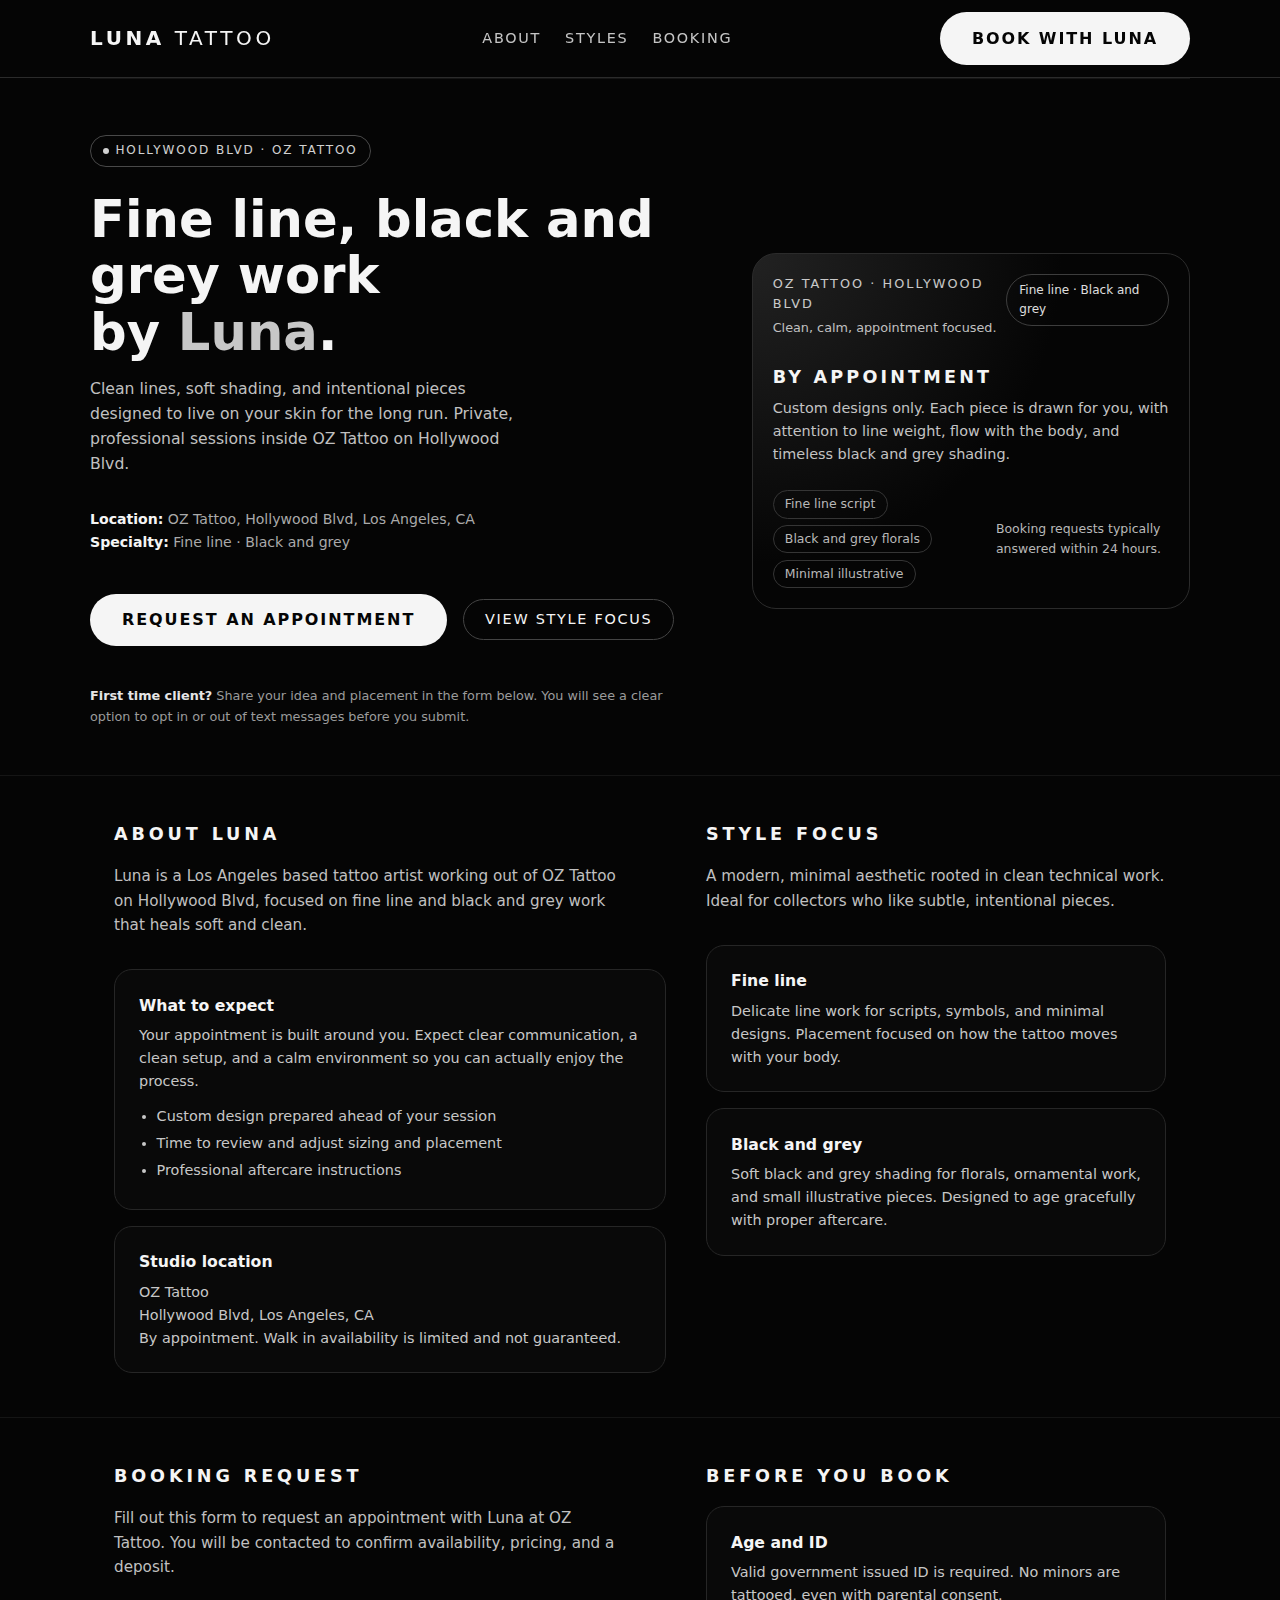
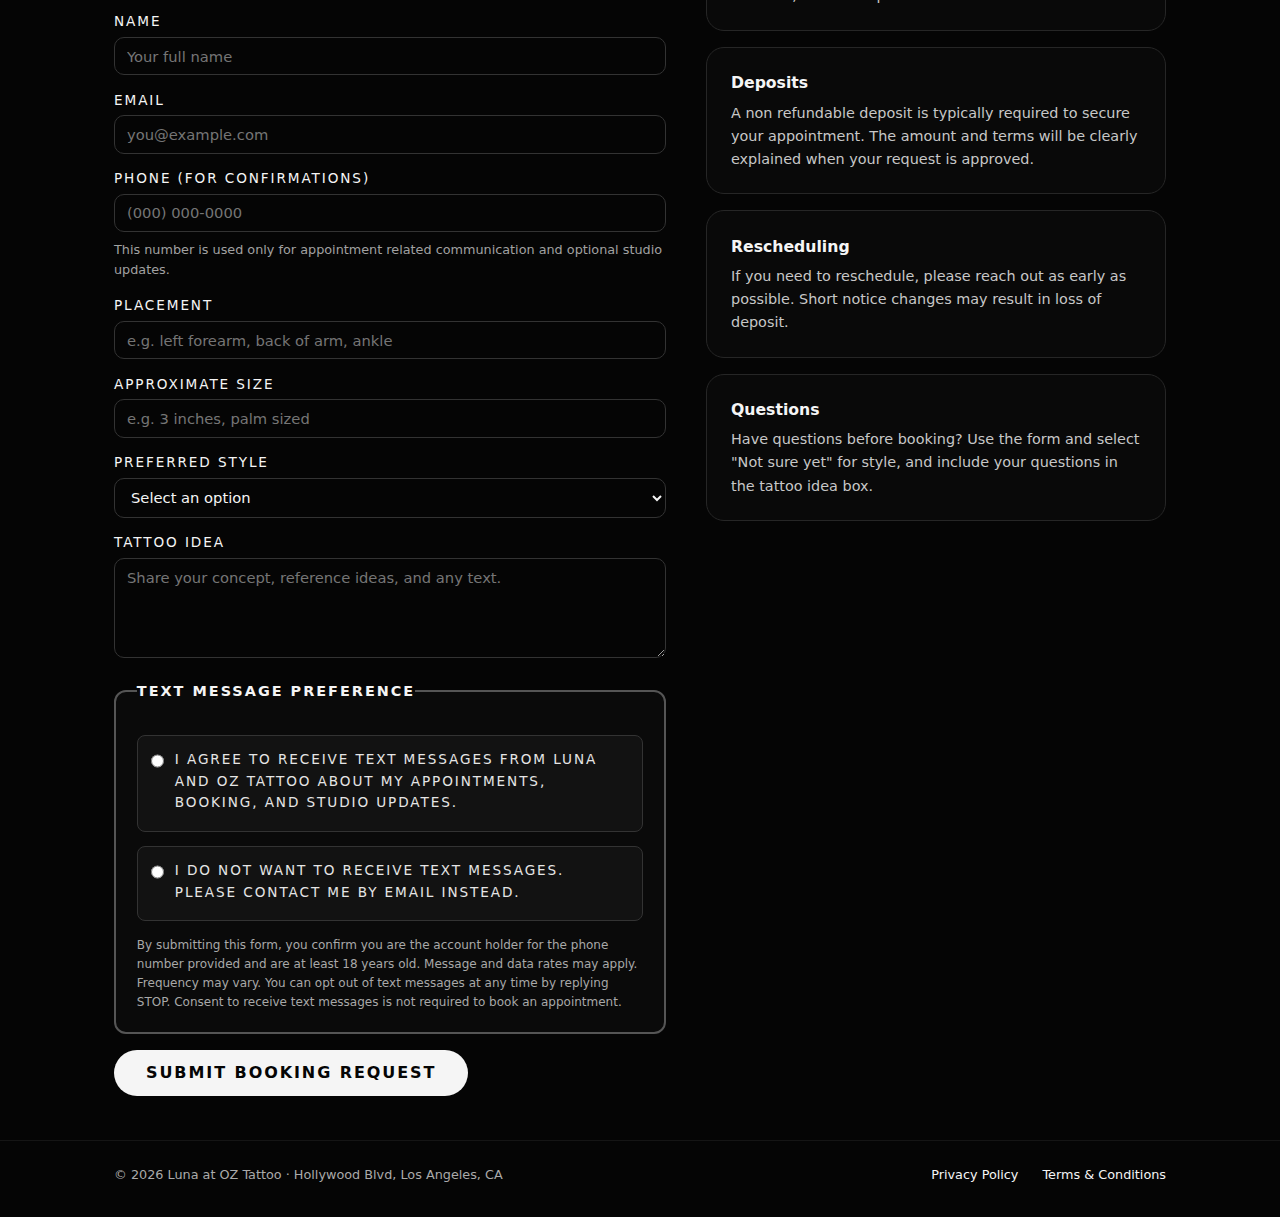
<file: index.html>
<!DOCTYPE html>
<html lang="en">
<head>
  <meta charset="UTF-8">
  <title>Luna - Fine Line, Black and Grey Tattoos | OZ Tattoo Hollywood Blvd</title>
  <meta name="viewport" content="width=device-width, initial-scale=1">

  <style>
    * {
      box-sizing: border-box;
      margin: 0;
      padding: 0;
      font-family: system-ui, -apple-system, BlinkMacSystemFont, "Segoe UI", sans-serif;
    }

    body {
      background-color: #050505;
      color: #f5f5f5;
      line-height: 1.6;
    }

    a {
      color: #f5f5f5;
      text-decoration: none;
    }

    a:hover {
      text-decoration: underline;
    }

    header {
      border-bottom: 1px solid #2b2b2b;
      position: sticky;
      top: 0;
      z-index: 10;
      background: rgba(5, 5, 5, 0.95);
      backdrop-filter: blur(6px);
    }

    .container {
      width: 100%;
      max-width: 1100px;
      margin: 0 auto;
      padding: 0 1.5rem;
    }

    .nav {
      display: flex;
      justify-content: space-between;
      align-items: center;
      padding: 0.75rem 0;
    }

    .logo {
      font-size: 1.25rem;
      letter-spacing: 0.18em;
      text-transform: uppercase;
      font-weight: 500;
    }

    .logo span {
      font-weight: 700;
    }

    nav ul {
      list-style: none;
      display: flex;
      gap: 1.5rem;
      font-size: 0.9rem;
      text-transform: uppercase;
      letter-spacing: 0.12em;
    }

    nav ul li a {
      opacity: 0.8;
    }

    nav ul li a:hover {
      opacity: 1;
    }

    .btn-primary {
      background: #f5f5f5;
      color: #050505;
      padding: 0.85rem 2rem;
      border-radius: 999px;
      border: none;
      font-size: 1rem;
      text-transform: uppercase;
      letter-spacing: 0.12em;
      cursor: pointer;
      font-weight: 600;
    }

    .btn-primary:hover {
      background: #dddddd;
      transform: translateY(-1px);
      box-shadow: 0 4px 12px rgba(255, 255, 255, 0.1);
    }

    /* Hero */
    .hero {
      padding: 3.5rem 0 3rem 0;
      display: grid;
      grid-template-columns: minmax(0, 1.4fr) minmax(0, 1fr);
      gap: 3rem;
      align-items: center;
    }

    .hero-badge {
      display: inline-flex;
      align-items: center;
      gap: 0.4rem;
      font-size: 0.75rem;
      text-transform: uppercase;
      letter-spacing: 0.16em;
      padding: 0.35rem 0.75rem;
      border-radius: 999px;
      border: 1px solid #555;
      margin-bottom: 1.5rem;
      opacity: 0.85;
    }

    .hero-badge-dot {
      width: 6px;
      height: 6px;
      border-radius: 999px;
      background: #f5f5f5;
    }

    .hero h1 {
      font-size: clamp(2.3rem, 4vw, 3.2rem);
      margin-bottom: 1rem;
      line-height: 1.1;
    }

    .hero h1 span {
      color: #c7c7c7;
    }

    .hero-subtitle {
      max-width: 28rem;
      color: #c0c0c0;
      font-size: 0.98rem;
      margin-bottom: 2rem;
    }

    .hero-meta {
      font-size: 0.88rem;
      color: #aaaaaa;
      margin-bottom: 2.5rem;
    }

    .hero-meta strong {
      color: #f5f5f5;
    }

    .hero-actions {
      display: flex;
      flex-wrap: wrap;
      gap: 0.75rem 1rem;
      align-items: center;
      margin-bottom: 2.5rem;
    }

    .ghost-btn {
      border-radius: 999px;
      padding: 0.5rem 1.3rem;
      border: 1px solid #444;
      background: transparent;
      color: #f5f5f5;
      font-size: 0.9rem;
      text-transform: uppercase;
      letter-spacing: 0.12em;
      cursor: pointer;
    }

    .ghost-btn:hover {
      background: #181818;
    }

    .hero-note {
      font-size: 0.8rem;
      color: #9b9b9b;
    }

    .hero-note span {
      font-weight: 600;
      color: #e5e5e5;
    }

    .hero-image {
      border-radius: 24px;
      border: 1px solid #2b2b2b;
      padding: 1.25rem;
      background: radial-gradient(circle at top left, #222 0, #050505 55%);
      min-height: 260px;
      display: flex;
      flex-direction: column;
      justify-content: space-between;
    }

    .hero-image-header {
      display: flex;
      justify-content: space-between;
      align-items: flex-start;
      margin-bottom: 1.5rem;
    }

    .hero-tag {
      font-size: 0.8rem;
      text-transform: uppercase;
      letter-spacing: 0.16em;
      opacity: 0.8;
    }

    .hero-label {
      border-radius: 999px;
      border: 1px solid #444;
      padding: 0.35rem 0.8rem;
      font-size: 0.75rem;
      opacity: 0.9;
    }

    .hero-image-main {
      margin-bottom: 1.5rem;
    }

    .hero-image-main h2 {
      font-size: 1.1rem;
      text-transform: uppercase;
      letter-spacing: 0.18em;
      margin-bottom: 0.4rem;
    }

    .hero-image-main p {
      font-size: 0.9rem;
      color: #c3c3c3;
    }

    .hero-image-footer {
      display: flex;
      justify-content: space-between;
      align-items: center;
      font-size: 0.78rem;
      color: #b8b8b8;
    }

    .pill-list {
      display: flex;
      gap: 0.4rem;
      flex-wrap: wrap;
    }

    .pill {
      border-radius: 999px;
      border: 1px solid #353535;
      padding: 0.2rem 0.7rem;
    }

    /* Sections */
    section {
      padding: 2.75rem 0;
      border-top: 1px solid #151515;
    }

    .section-title {
      font-size: 1.1rem;
      text-transform: uppercase;
      letter-spacing: 0.22em;
      margin-bottom: 1rem;
    }

    .section-subtitle {
      font-size: 0.95rem;
      color: #c0c0c0;
      max-width: 32rem;
      margin-bottom: 2rem;
    }

    .two-col {
      display: grid;
      grid-template-columns: minmax(0, 1.2fr) minmax(0, 1fr);
      gap: 2.5rem;
      align-items: flex-start;
    }

    .card {
      border-radius: 18px;
      border: 1px solid #262626;
      padding: 1.4rem 1.5rem;
      background: #090909;
    }

    .card + .card {
      margin-top: 1rem;
    }

    .card h3 {
      font-size: 0.98rem;
      margin-bottom: 0.4rem;
    }

    .card p {
      font-size: 0.9rem;
      color: #c7c7c7;
    }

    .bullet-list {
      margin-top: 0.75rem;
      font-size: 0.9rem;
      color: #c7c7c7;
      padding-left: 1.1rem;
    }

    .bullet-list li {
      margin-bottom: 0.25rem;
    }

    /* Contact form */
    form label {
      display: block;
      font-size: 0.85rem;
      text-transform: uppercase;
      letter-spacing: 0.14em;
      margin-bottom: 0.25rem;
    }

    form input,
    form textarea,
    form select {
      width: 100%;
      padding: 0.6rem 0.75rem;
      border-radius: 10px;
      border: 1px solid #333;
      background: #050505;
      color: #f5f5f5;
      font-size: 0.92rem;
      margin-bottom: 0.9rem;
    }

    form textarea {
      resize: vertical;
      min-height: 100px;
    }

    form input:focus,
    form textarea:focus,
    form select:focus {
      outline: none;
      border-color: #888;
    }

    .small-note {
      font-size: 0.8rem;
      color: #a1a1a1;
      margin-top: -0.4rem;
      margin-bottom: 0.9rem;
    }

    .sms-options {
      margin-bottom: 1rem;
      padding: 1.2rem 1.3rem;
      border-radius: 12px;
      border: 2px solid #555;
      background: #0a0a0a;
    }

    .sms-options legend {
      font-size: 0.9rem;
      text-transform: uppercase;
      letter-spacing: 0.14em;
      margin-bottom: 0.8rem;
      color: #f5f5f5;
      font-weight: 600;
    }

    .sms-row {
      display: flex;
      align-items: flex-start;
      gap: 0.7rem;
      margin-bottom: 0.9rem;
      font-size: 0.95rem;
      padding: 0.8rem;
      border-radius: 8px;
      background: #121212;
      border: 1px solid #333;
    }

    .sms-row:hover {
      border-color: #666;
      background: #151515;
    }

    .sms-row input[type="radio"] {
      margin-top: 0.2rem;
      width: 18px;
      height: 18px;
      cursor: pointer;
    }

    .sms-row label {
      cursor: pointer;
      color: #e5e5e5;
    }

    .sms-disclaimer {
      font-size: 0.75rem;
      color: #a8a8a8;
      margin-top: 0.4rem;
    }

    footer {
      border-top: 1px solid #151515;
      padding: 1.5rem 0 2rem 0;
      font-size: 0.8rem;
      color: #aaaaaa;
    }

    .footer-content {
      display: flex;
      flex-wrap: wrap;
      justify-content: space-between;
      gap: 1rem;
      align-items: center;
    }

    .footer-links {
      display: flex;
      gap: 1.5rem;
      flex-wrap: wrap;
    }

    @media (max-width: 900px) {
      .hero,
      .two-col {
        grid-template-columns: minmax(0, 1fr);
      }

      .hero {
        padding-top: 2.5rem;
      }

      .hero-image {
        order: -1;
      }

      nav ul {
        display: none;
      }
    }
  </style>
</head>
<body>

  <header>
    <div class="container nav">
      <div class="logo"><span>Luna</span> Tattoo</div>
      <nav>
        <ul>
          <li><a href="#about">About</a></li>
          <li><a href="#styles">Styles</a></li>
          <li><a href="#booking">Booking</a></li>
        </ul>
      </nav>
      <a href="#booking" class="btn-primary">Book with Luna</a>
    </div>
  </header>

  <main>
    <section class="container hero" id="top">
      <div>
        <div class="hero-badge">
          <span class="hero-badge-dot"></span>
          Hollywood Blvd · OZ Tattoo
        </div>

        <h1>
          Fine line, black and grey work<br>
          by <span>Luna</span>.
        </h1>

        <p class="hero-subtitle">
          Clean lines, soft shading, and intentional pieces designed to live on your skin for the long run. 
          Private, professional sessions inside OZ Tattoo on Hollywood Blvd.
        </p>

        <p class="hero-meta">
          <strong>Location:</strong> OZ Tattoo, Hollywood Blvd, Los Angeles, CA<br>
          <strong>Specialty:</strong> Fine line · Black and grey
        </p>

        <div class="hero-actions">
          <a href="#booking" class="btn-primary">Request an appointment</a>
          <a href="#styles" class="ghost-btn">View style focus</a>
        </div>

        <p class="hero-note">
          <span>First time client?</span> Share your idea and placement in the form below. 
          You will see a clear option to opt in or out of text messages before you submit.
        </p>
      </div>

      <aside class="hero-image" aria-label="Luna tattoo studio preview">
        <div class="hero-image-header">
          <div>
            <p class="hero-tag">OZ Tattoo · Hollywood Blvd</p>
            <p style="font-size: 0.8rem; color: #c0c0c0; margin-top: 0.2rem;">
              Clean, calm, appointment focused.
            </p>
          </div>
          <div class="hero-label">Fine line · Black and grey</div>
        </div>

        <div class="hero-image-main">
          <h2>By appointment</h2>
          <p>
            Custom designs only. Each piece is drawn for you, with attention to line weight, 
            flow with the body, and timeless black and grey shading.
          </p>
        </div>

        <div class="hero-image-footer">
          <div class="pill-list">
            <span class="pill">Fine line script</span>
            <span class="pill">Black and grey florals</span>
            <span class="pill">Minimal illustrative</span>
          </div>
          <p>Booking requests typically answered within 24 hours.</p>
        </div>
      </aside>
    </section>

    <section id="about">
      <div class="container two-col">
        <div>
          <h2 class="section-title">About Luna</h2>
          <p class="section-subtitle">
            Luna is a Los Angeles based tattoo artist working out of OZ Tattoo on Hollywood Blvd, 
            focused on fine line and black and grey work that heals soft and clean.
          </p>

          <div class="card">
            <h3>What to expect</h3>
            <p>
              Your appointment is built around you. Expect clear communication, a clean setup, 
              and a calm environment so you can actually enjoy the process.
            </p>
            <ul class="bullet-list">
              <li>Custom design prepared ahead of your session</li>
              <li>Time to review and adjust sizing and placement</li>
              <li>Professional aftercare instructions</li>
            </ul>
          </div>

          <div class="card">
            <h3>Studio location</h3>
            <p>
              OZ Tattoo<br>
              Hollywood Blvd, Los Angeles, CA<br>
              By appointment. Walk in availability is limited and not guaranteed.
            </p>
          </div>
        </div>

        <div id="styles">
          <h2 class="section-title">Style focus</h2>
          <p class="section-subtitle">
            A modern, minimal aesthetic rooted in clean technical work. 
            Ideal for collectors who like subtle, intentional pieces.
          </p>

          <div class="card">
            <h3>Fine line</h3>
            <p>
              Delicate line work for scripts, symbols, and minimal designs. 
              Placement focused on how the tattoo moves with your body.
            </p>
          </div>

          <div class="card">
            <h3>Black and grey</h3>
            <p>
              Soft black and grey shading for florals, ornamental work, and small illustrative pieces. 
              Designed to age gracefully with proper aftercare.
            </p>
          </div>
        </div>
      </div>
    </section>

    <section id="booking">
      <div class="container two-col">
        <div>
          <h2 class="section-title">Booking request</h2>
          <p class="section-subtitle">
            Fill out this form to request an appointment with Luna at OZ Tattoo. 
            You will be contacted to confirm availability, pricing, and a deposit.
          </p>

          <form action="#" method="post">
            <!-- You can connect this form to your booking system, GHL, or email handler -->

            <label for="name">Name</label>
            <input id="name" name="name" type="text" required placeholder="Your full name">

            <label for="email">Email</label>
            <input id="email" name="email" type="email" required placeholder="you@example.com">

            <label for="phone">Phone (for confirmations)</label>
            <input id="phone" name="phone" type="tel" required placeholder="(000) 000-0000">
            <p class="small-note">
              This number is used only for appointment related communication and optional studio updates.
            </p>

            <label for="placement">Placement</label>
            <input id="placement" name="placement" type="text" required placeholder="e.g. left forearm, back of arm, ankle">

            <label for="size">Approximate size</label>
            <input id="size" name="size" type="text" required placeholder="e.g. 3 inches, palm sized">

            <label for="style">Preferred style</label>
            <select id="style" name="style" required>
              <option value="">Select an option</option>
              <option value="fine_line">Fine line</option>
              <option value="black_grey">Black and grey</option>
              <option value="both">Mix of both</option>
              <option value="unsure">Not sure yet</option>
            </select>

            <label for="idea">Tattoo idea</label>
            <textarea id="idea" name="idea" required placeholder="Share your concept, reference ideas, and any text."></textarea>

            <fieldset class="sms-options">
              <legend>Text message preference</legend>

              <div class="sms-row">
                <input type="radio" id="sms_opt_in" name="sms_consent" value="opt_in" required>
                <label for="sms_opt_in">
                  I agree to receive text messages from Luna and OZ Tattoo about my 
                  appointments, booking, and studio updates.
                </label>
              </div>

              <div class="sms-row">
                <input type="radio" id="sms_opt_out" name="sms_consent" value="opt_out">
                <label for="sms_opt_out">
                  I do not want to receive text messages. Please contact me by email instead.
                </label>
              </div>

              <p class="sms-disclaimer">
                By submitting this form, you confirm you are the account holder for the phone number provided 
                and are at least 18 years old. Message and data rates may apply. Frequency may vary. 
                You can opt out of text messages at any time by replying STOP. Consent to receive text messages 
                is not required to book an appointment.
              </p>
            </fieldset>

            <button type="submit" class="btn-primary">Submit booking request</button>
          </form>
        </div>

        <div>
          <h2 class="section-title">Before you book</h2>
          <div class="card">
            <h3>Age and ID</h3>
            <p>
              Valid government issued ID is required. No minors are tattooed, even with parental consent.
            </p>
          </div>

          <div class="card">
            <h3>Deposits</h3>
            <p>
              A non refundable deposit is typically required to secure your appointment. 
              The amount and terms will be clearly explained when your request is approved.
            </p>
          </div>

          <div class="card">
            <h3>Rescheduling</h3>
            <p>
              If you need to reschedule, please reach out as early as possible. 
              Short notice changes may result in loss of deposit.
            </p>
          </div>

          <div class="card">
            <h3>Questions</h3>
            <p>
              Have questions before booking? Use the form and select "Not sure yet" for style, 
              and include your questions in the tattoo idea box.
            </p>
          </div>
        </div>
      </div>
    </section>
  </main>

  <footer>
    <div class="container footer-content">
      <p>© <span id="year"></span> Luna at OZ Tattoo · Hollywood Blvd, Los Angeles, CA</p>
      <div class="footer-links">
        <a href="privacy.html">Privacy Policy</a>
        <a href="terms.html">Terms & Conditions</a>
      </div>
    </div>
  </footer>

  <script>
    // Set current year in footer automatically
    document.getElementById("year").textContent = new Date().getFullYear();
  </script>

</body>
</html>
</file>
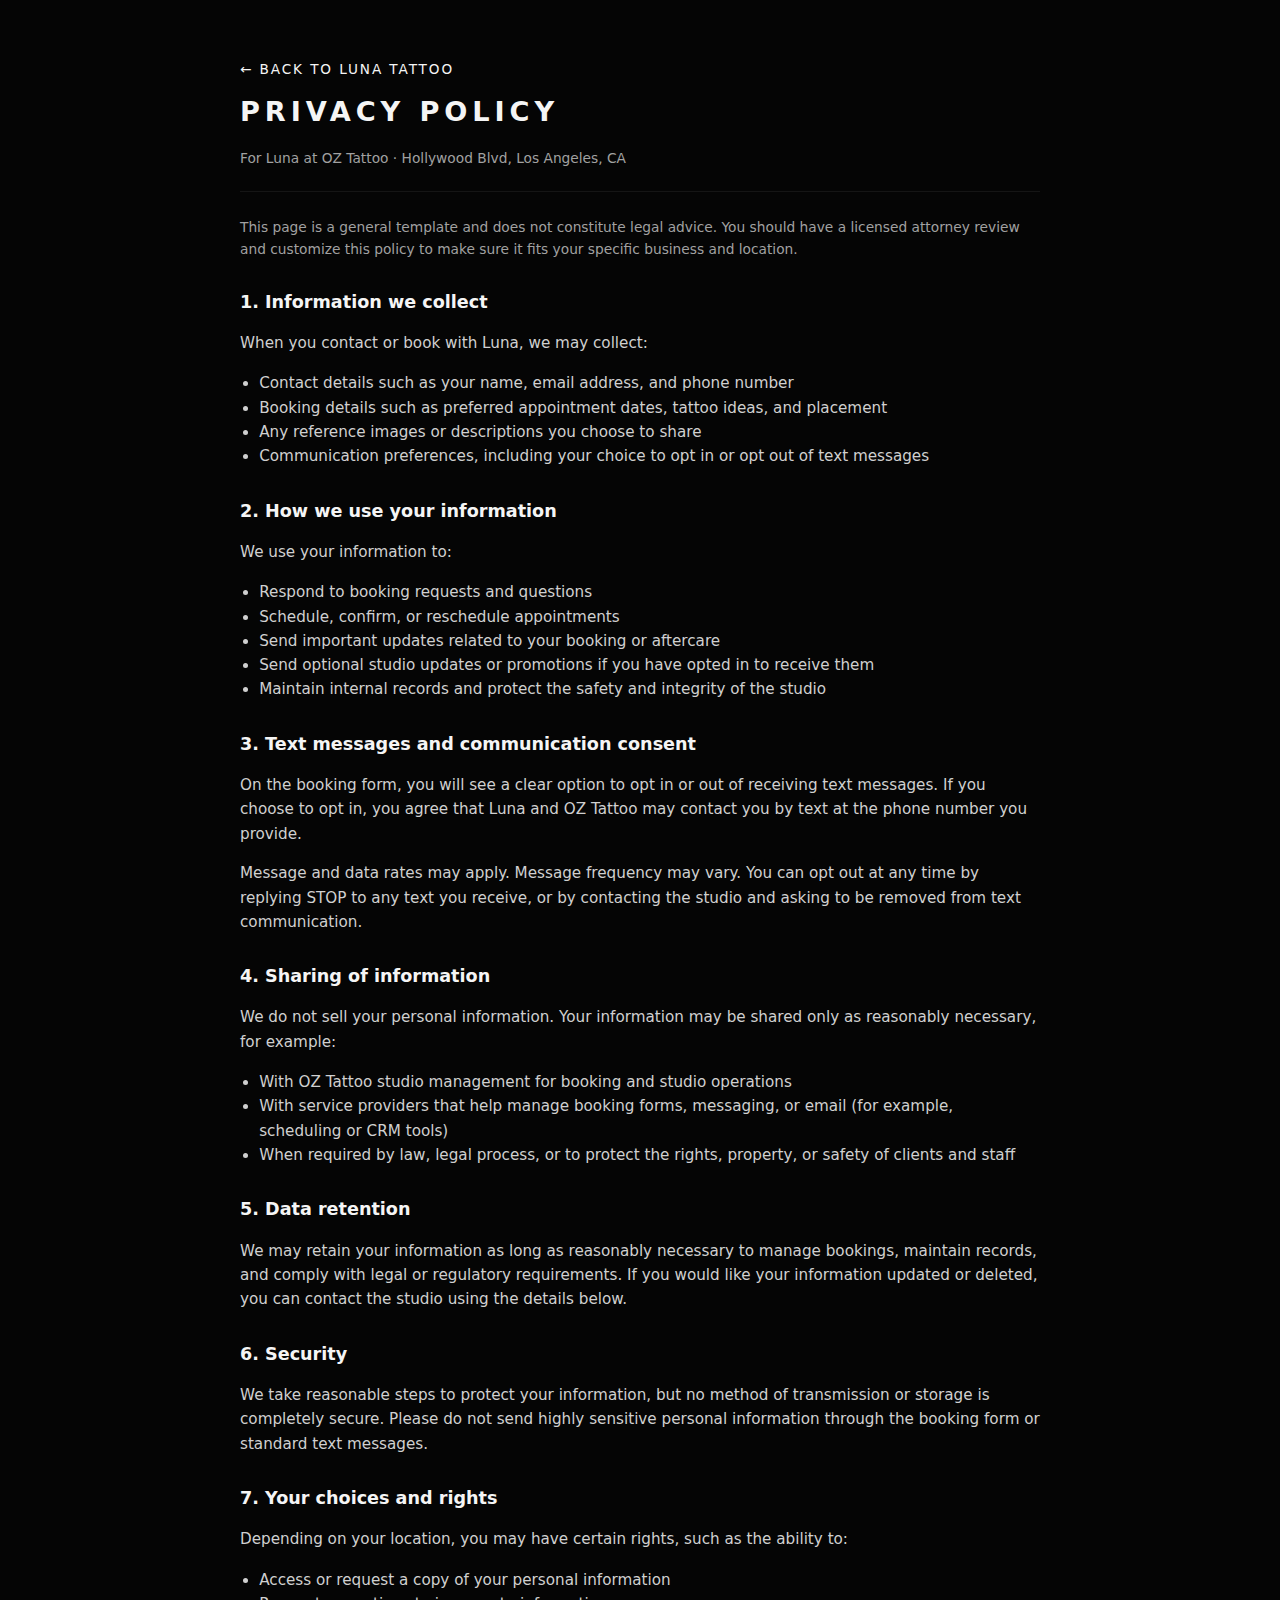
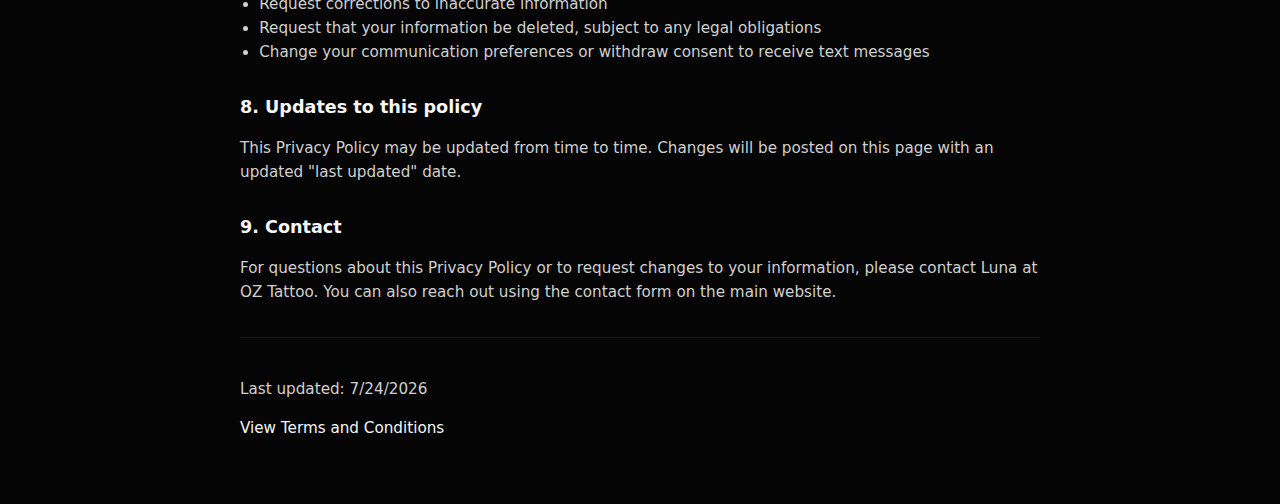
<file: privacy.html>
<!DOCTYPE html>
<html lang="en">
<head>
  <meta charset="UTF-8">
  <title>Privacy Policy | Luna - OZ Tattoo Hollywood Blvd</title>
  <meta name="viewport" content="width=device-width, initial-scale=1">
  <style>
    body {
      background-color: #050505;
      color: #f5f5f5;
      font-family: system-ui, -apple-system, BlinkMacSystemFont, "Segoe UI", sans-serif;
      line-height: 1.6;
      margin: 0;
    }

    a {
      color: #f5f5f5;
      text-decoration: none;
    }

    a:hover {
      text-decoration: underline;
    }

    .container {
      max-width: 800px;
      margin: 0 auto;
      padding: 2rem 1.5rem 3rem 1.5rem;
    }

    header {
      padding: 1.5rem 0 0.5rem 0;
      border-bottom: 1px solid #151515;
      margin-bottom: 1.5rem;
    }

    h1 {
      font-size: 1.7rem;
      text-transform: uppercase;
      letter-spacing: 0.18em;
      margin: 0.5rem 0 0.25rem 0;
    }

    h2 {
      font-size: 1.1rem;
      margin-top: 1.75rem;
      margin-bottom: 0.4rem;
    }

    p, li {
      font-size: 0.95rem;
      color: #d0d0d0;
    }

    ul {
      padding-left: 1.2rem;
    }

    .back-link {
      font-size: 0.85rem;
      text-transform: uppercase;
      letter-spacing: 0.14em;
    }

    footer {
      border-top: 1px solid #151515;
      padding-top: 1.5rem;
      margin-top: 2rem;
      font-size: 0.8rem;
      color: #aaaaaa;
    }

    .muted {
      color: #a1a1a1;
      font-size: 0.86rem;
    }
  </style>
</head>
<body>
  <div class="container">
    <header>
      <a href="index.html" class="back-link">← Back to Luna Tattoo</a>
      <h1>Privacy Policy</h1>
      <p class="muted">For Luna at OZ Tattoo · Hollywood Blvd, Los Angeles, CA</p>
    </header>

    <p class="muted">
      This page is a general template and does not constitute legal advice. You should have a licensed attorney 
      review and customize this policy to make sure it fits your specific business and location.
    </p>

    <h2>1. Information we collect</h2>
    <p>When you contact or book with Luna, we may collect:</p>
    <ul>
      <li>Contact details such as your name, email address, and phone number</li>
      <li>Booking details such as preferred appointment dates, tattoo ideas, and placement</li>
      <li>Any reference images or descriptions you choose to share</li>
      <li>Communication preferences, including your choice to opt in or opt out of text messages</li>
    </ul>

    <h2>2. How we use your information</h2>
    <p>We use your information to:</p>
    <ul>
      <li>Respond to booking requests and questions</li>
      <li>Schedule, confirm, or reschedule appointments</li>
      <li>Send important updates related to your booking or aftercare</li>
      <li>Send optional studio updates or promotions if you have opted in to receive them</li>
      <li>Maintain internal records and protect the safety and integrity of the studio</li>
    </ul>

    <h2>3. Text messages and communication consent</h2>
    <p>
      On the booking form, you will see a clear option to opt in or out of receiving text messages. 
      If you choose to opt in, you agree that Luna and OZ Tattoo may contact you by text at the phone number you provide.
    </p>
    <p>
      Message and data rates may apply. Message frequency may vary. You can opt out at any time by replying STOP to 
      any text you receive, or by contacting the studio and asking to be removed from text communication.
    </p>

    <h2>4. Sharing of information</h2>
    <p>
      We do not sell your personal information. Your information may be shared only as reasonably necessary, for example:
    </p>
    <ul>
      <li>With OZ Tattoo studio management for booking and studio operations</li>
      <li>With service providers that help manage booking forms, messaging, or email (for example, scheduling or CRM tools)</li>
      <li>When required by law, legal process, or to protect the rights, property, or safety of clients and staff</li>
    </ul>

    <h2>5. Data retention</h2>
    <p>
      We may retain your information as long as reasonably necessary to manage bookings, maintain records, and comply with 
      legal or regulatory requirements. If you would like your information updated or deleted, you can contact the studio 
      using the details below.
    </p>

    <h2>6. Security</h2>
    <p>
      We take reasonable steps to protect your information, but no method of transmission or storage is completely secure. 
      Please do not send highly sensitive personal information through the booking form or standard text messages.
    </p>

    <h2>7. Your choices and rights</h2>
    <p>Depending on your location, you may have certain rights, such as the ability to:</p>
    <ul>
      <li>Access or request a copy of your personal information</li>
      <li>Request corrections to inaccurate information</li>
      <li>Request that your information be deleted, subject to any legal obligations</li>
      <li>Change your communication preferences or withdraw consent to receive text messages</li>
    </ul>

    <h2>8. Updates to this policy</h2>
    <p>
      This Privacy Policy may be updated from time to time. Changes will be posted on this page with an updated "last updated" date.
    </p>

    <h2>9. Contact</h2>
    <p>
      For questions about this Privacy Policy or to request changes to your information, please contact Luna at OZ Tattoo. 
      You can also reach out using the contact form on the main website.
    </p>

    <footer>
      <p>Last updated: <span id="last-updated"></span></p>
      <p><a href="terms.html">View Terms and Conditions</a></p>
    </footer>
  </div>

  <script>
    // Simple "last updated" date
    document.getElementById("last-updated").textContent = new Date().toLocaleDateString();
  </script>
</body>
</html>
</file>
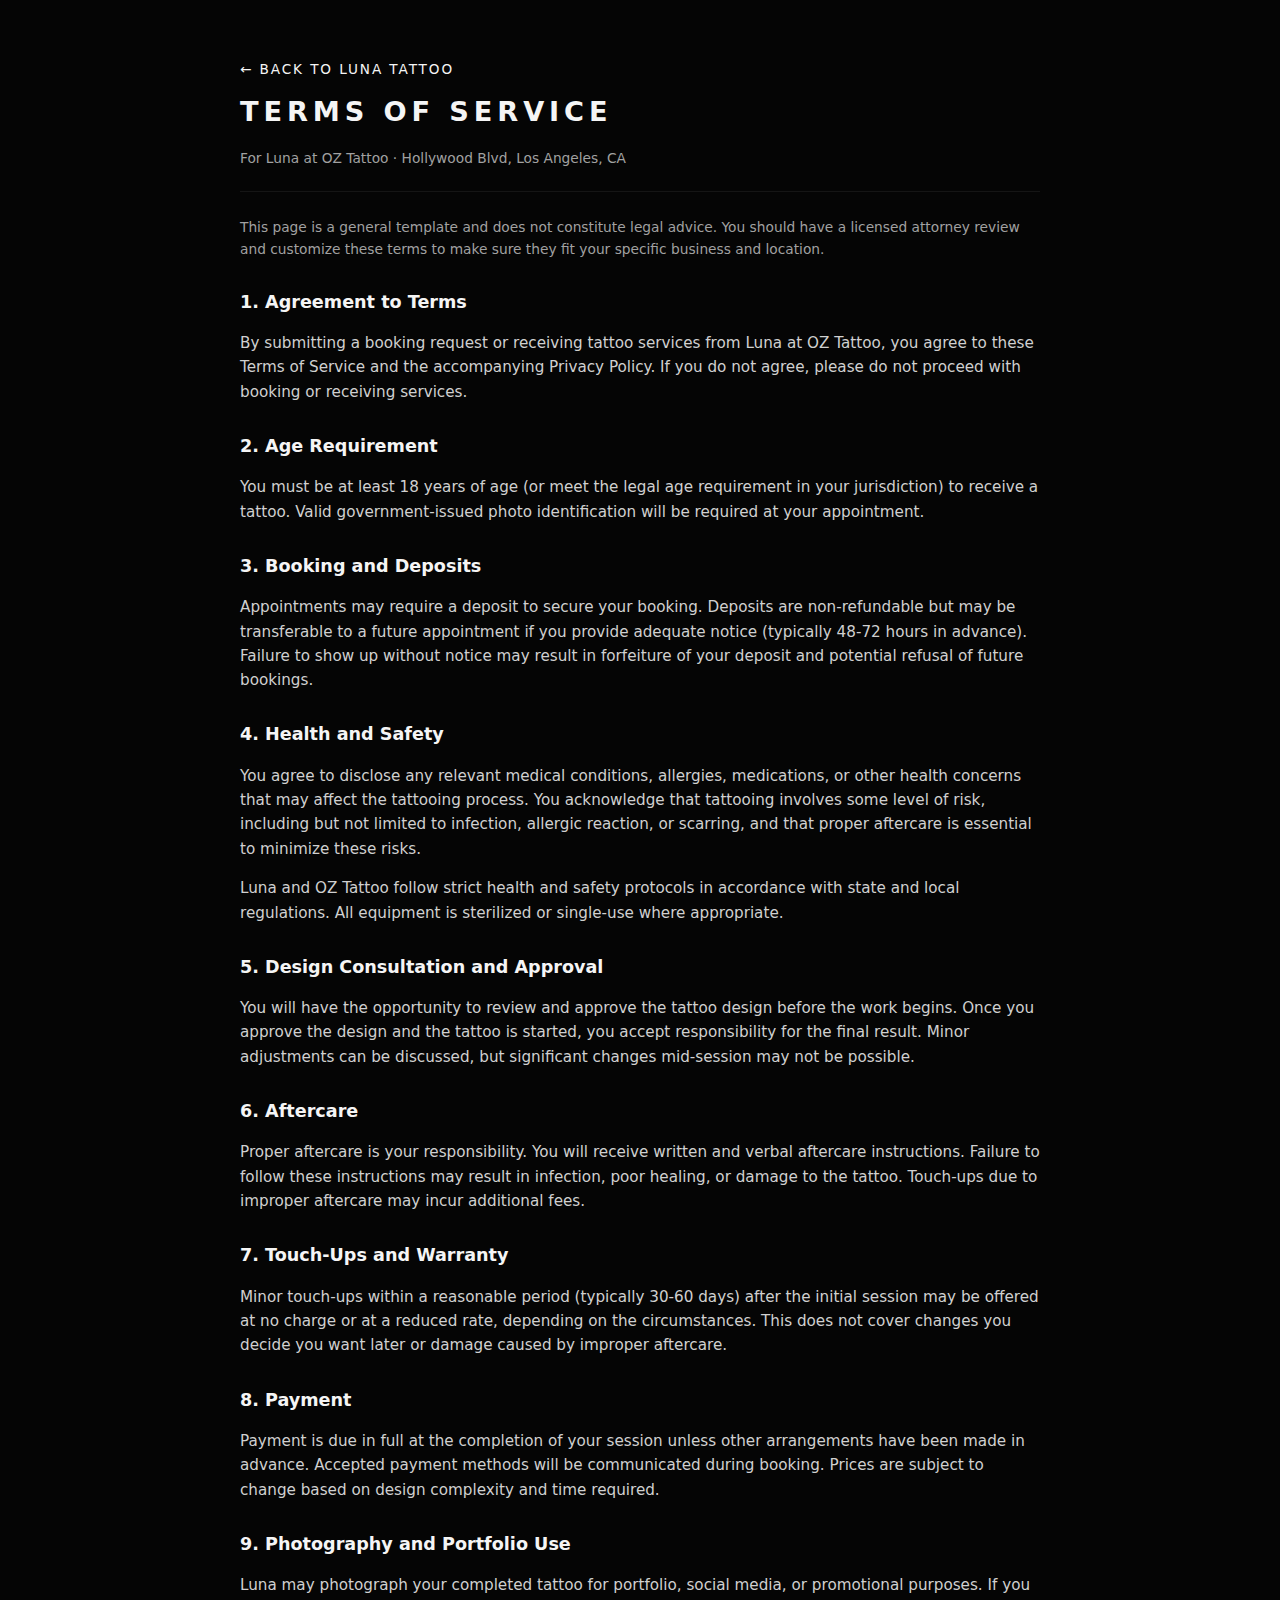
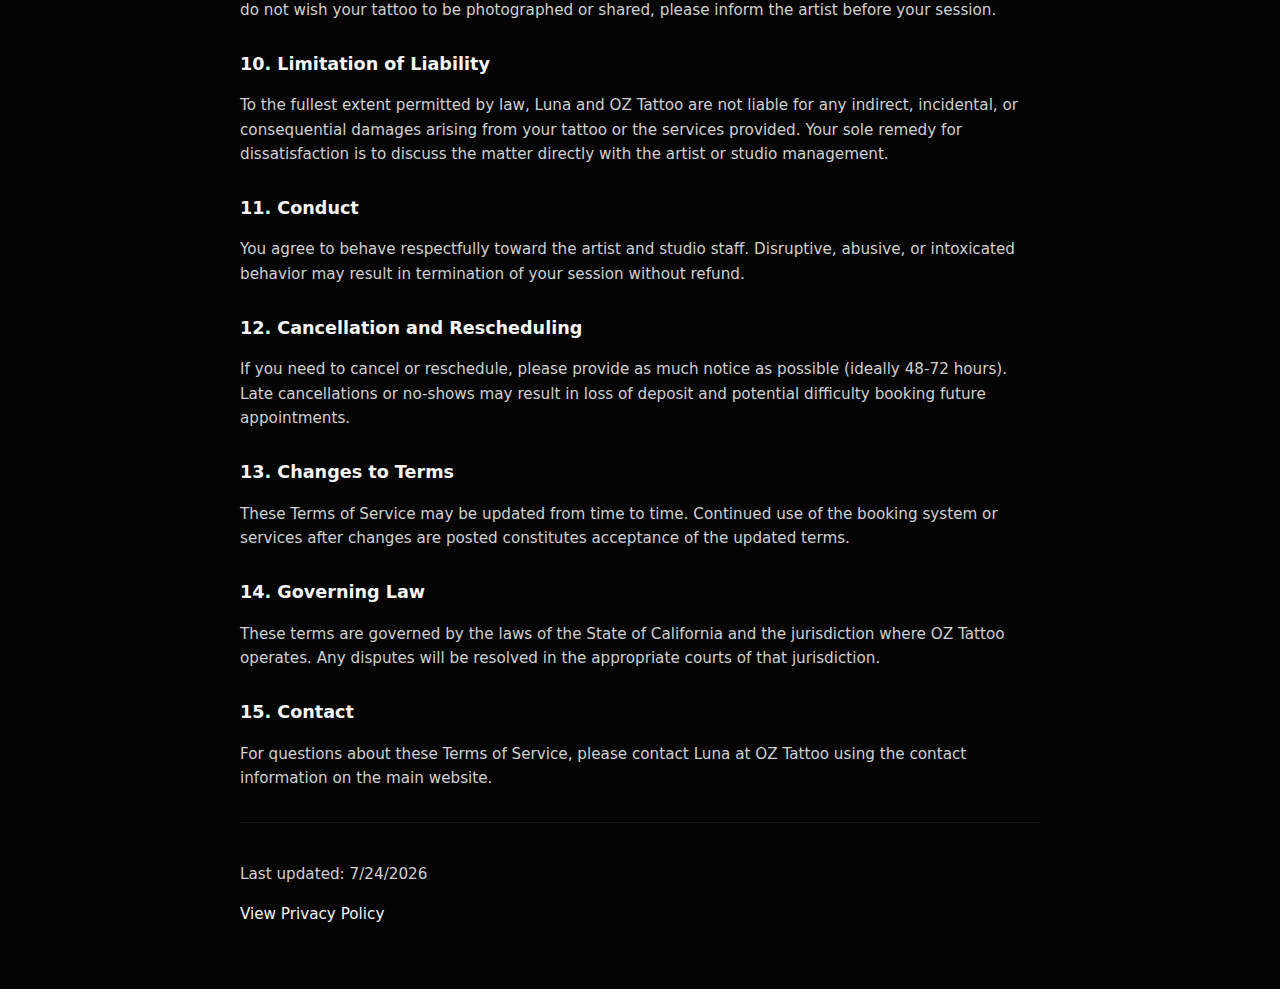
<file: terms.html>
<!DOCTYPE html>
<html lang="en">
<head>
  <meta charset="UTF-8">
  <title>Terms of Service | Luna - OZ Tattoo Hollywood Blvd</title>
  <meta name="viewport" content="width=device-width, initial-scale=1">
  <style>
    body {
      background-color: #050505;
      color: #f5f5f5;
      font-family: system-ui, -apple-system, BlinkMacSystemFont, "Segoe UI", sans-serif;
      line-height: 1.6;
      margin: 0;
    }

    a {
      color: #f5f5f5;
      text-decoration: none;
    }

    a:hover {
      text-decoration: underline;
    }

    .container {
      max-width: 800px;
      margin: 0 auto;
      padding: 2rem 1.5rem 3rem 1.5rem;
    }

    header {
      padding: 1.5rem 0 0.5rem 0;
      border-bottom: 1px solid #151515;
      margin-bottom: 1.5rem;
    }

    h1 {
      font-size: 1.7rem;
      text-transform: uppercase;
      letter-spacing: 0.18em;
      margin: 0.5rem 0 0.25rem 0;
    }

    h2 {
      font-size: 1.1rem;
      margin-top: 1.75rem;
      margin-bottom: 0.4rem;
    }

    p, li {
      font-size: 0.95rem;
      color: #d0d0d0;
    }

    ul {
      padding-left: 1.2rem;
    }

    .back-link {
      font-size: 0.85rem;
      text-transform: uppercase;
      letter-spacing: 0.14em;
    }

    footer {
      border-top: 1px solid #151515;
      padding-top: 1.5rem;
      margin-top: 2rem;
      font-size: 0.8rem;
      color: #aaaaaa;
    }

    .muted {
      color: #a1a1a1;
      font-size: 0.86rem;
    }
  </style>
</head>
<body>
  <div class="container">
    <header>
      <a href="index.html" class="back-link">← Back to Luna Tattoo</a>
      <h1>Terms of Service</h1>
      <p class="muted">For Luna at OZ Tattoo · Hollywood Blvd, Los Angeles, CA</p>
    </header>

    <p class="muted">
      This page is a general template and does not constitute legal advice. You should have a licensed attorney 
      review and customize these terms to make sure they fit your specific business and location.
    </p>

    <h2>1. Agreement to Terms</h2>
    <p>
      By submitting a booking request or receiving tattoo services from Luna at OZ Tattoo, you agree to these Terms of Service 
      and the accompanying Privacy Policy. If you do not agree, please do not proceed with booking or receiving services.
    </p>

    <h2>2. Age Requirement</h2>
    <p>
      You must be at least 18 years of age (or meet the legal age requirement in your jurisdiction) to receive a tattoo. 
      Valid government-issued photo identification will be required at your appointment.
    </p>

    <h2>3. Booking and Deposits</h2>
    <p>
      Appointments may require a deposit to secure your booking. Deposits are non-refundable but may be transferable to a 
      future appointment if you provide adequate notice (typically 48-72 hours in advance). Failure to show up without notice 
      may result in forfeiture of your deposit and potential refusal of future bookings.
    </p>

    <h2>4. Health and Safety</h2>
    <p>
      You agree to disclose any relevant medical conditions, allergies, medications, or other health concerns that may affect 
      the tattooing process. You acknowledge that tattooing involves some level of risk, including but not limited to infection, 
      allergic reaction, or scarring, and that proper aftercare is essential to minimize these risks.
    </p>
    <p>
      Luna and OZ Tattoo follow strict health and safety protocols in accordance with state and local regulations. All equipment 
      is sterilized or single-use where appropriate.
    </p>

    <h2>5. Design Consultation and Approval</h2>
    <p>
      You will have the opportunity to review and approve the tattoo design before the work begins. Once you approve the design 
      and the tattoo is started, you accept responsibility for the final result. Minor adjustments can be discussed, but significant 
      changes mid-session may not be possible.
    </p>

    <h2>6. Aftercare</h2>
    <p>
      Proper aftercare is your responsibility. You will receive written and verbal aftercare instructions. Failure to follow 
      these instructions may result in infection, poor healing, or damage to the tattoo. Touch-ups due to improper aftercare 
      may incur additional fees.
    </p>

    <h2>7. Touch-Ups and Warranty</h2>
    <p>
      Minor touch-ups within a reasonable period (typically 30-60 days) after the initial session may be offered at no charge 
      or at a reduced rate, depending on the circumstances. This does not cover changes you decide you want later or damage 
      caused by improper aftercare.
    </p>

    <h2>8. Payment</h2>
    <p>
      Payment is due in full at the completion of your session unless other arrangements have been made in advance. Accepted 
      payment methods will be communicated during booking. Prices are subject to change based on design complexity and time required.
    </p>

    <h2>9. Photography and Portfolio Use</h2>
    <p>
      Luna may photograph your completed tattoo for portfolio, social media, or promotional purposes. If you do not wish your 
      tattoo to be photographed or shared, please inform the artist before your session.
    </p>

    <h2>10. Limitation of Liability</h2>
    <p>
      To the fullest extent permitted by law, Luna and OZ Tattoo are not liable for any indirect, incidental, or consequential 
      damages arising from your tattoo or the services provided. Your sole remedy for dissatisfaction is to discuss the matter 
      directly with the artist or studio management.
    </p>

    <h2>11. Conduct</h2>
    <p>
      You agree to behave respectfully toward the artist and studio staff. Disruptive, abusive, or intoxicated behavior may 
      result in termination of your session without refund.
    </p>

    <h2>12. Cancellation and Rescheduling</h2>
    <p>
      If you need to cancel or reschedule, please provide as much notice as possible (ideally 48-72 hours). Late cancellations 
      or no-shows may result in loss of deposit and potential difficulty booking future appointments.
    </p>

    <h2>13. Changes to Terms</h2>
    <p>
      These Terms of Service may be updated from time to time. Continued use of the booking system or services after changes 
      are posted constitutes acceptance of the updated terms.
    </p>

    <h2>14. Governing Law</h2>
    <p>
      These terms are governed by the laws of the State of California and the jurisdiction where OZ Tattoo operates. Any disputes 
      will be resolved in the appropriate courts of that jurisdiction.
    </p>

    <h2>15. Contact</h2>
    <p>
      For questions about these Terms of Service, please contact Luna at OZ Tattoo using the contact information on the main website.
    </p>

    <footer>
      <p>Last updated: <span id="last-updated"></span></p>
      <p><a href="privacy.html">View Privacy Policy</a></p>
    </footer>
  </div>

  <script>
    // Simple "last updated" date
    document.getElementById("last-updated").textContent = new Date().toLocaleDateString();
  </script>
</body>
</html>
</file>
